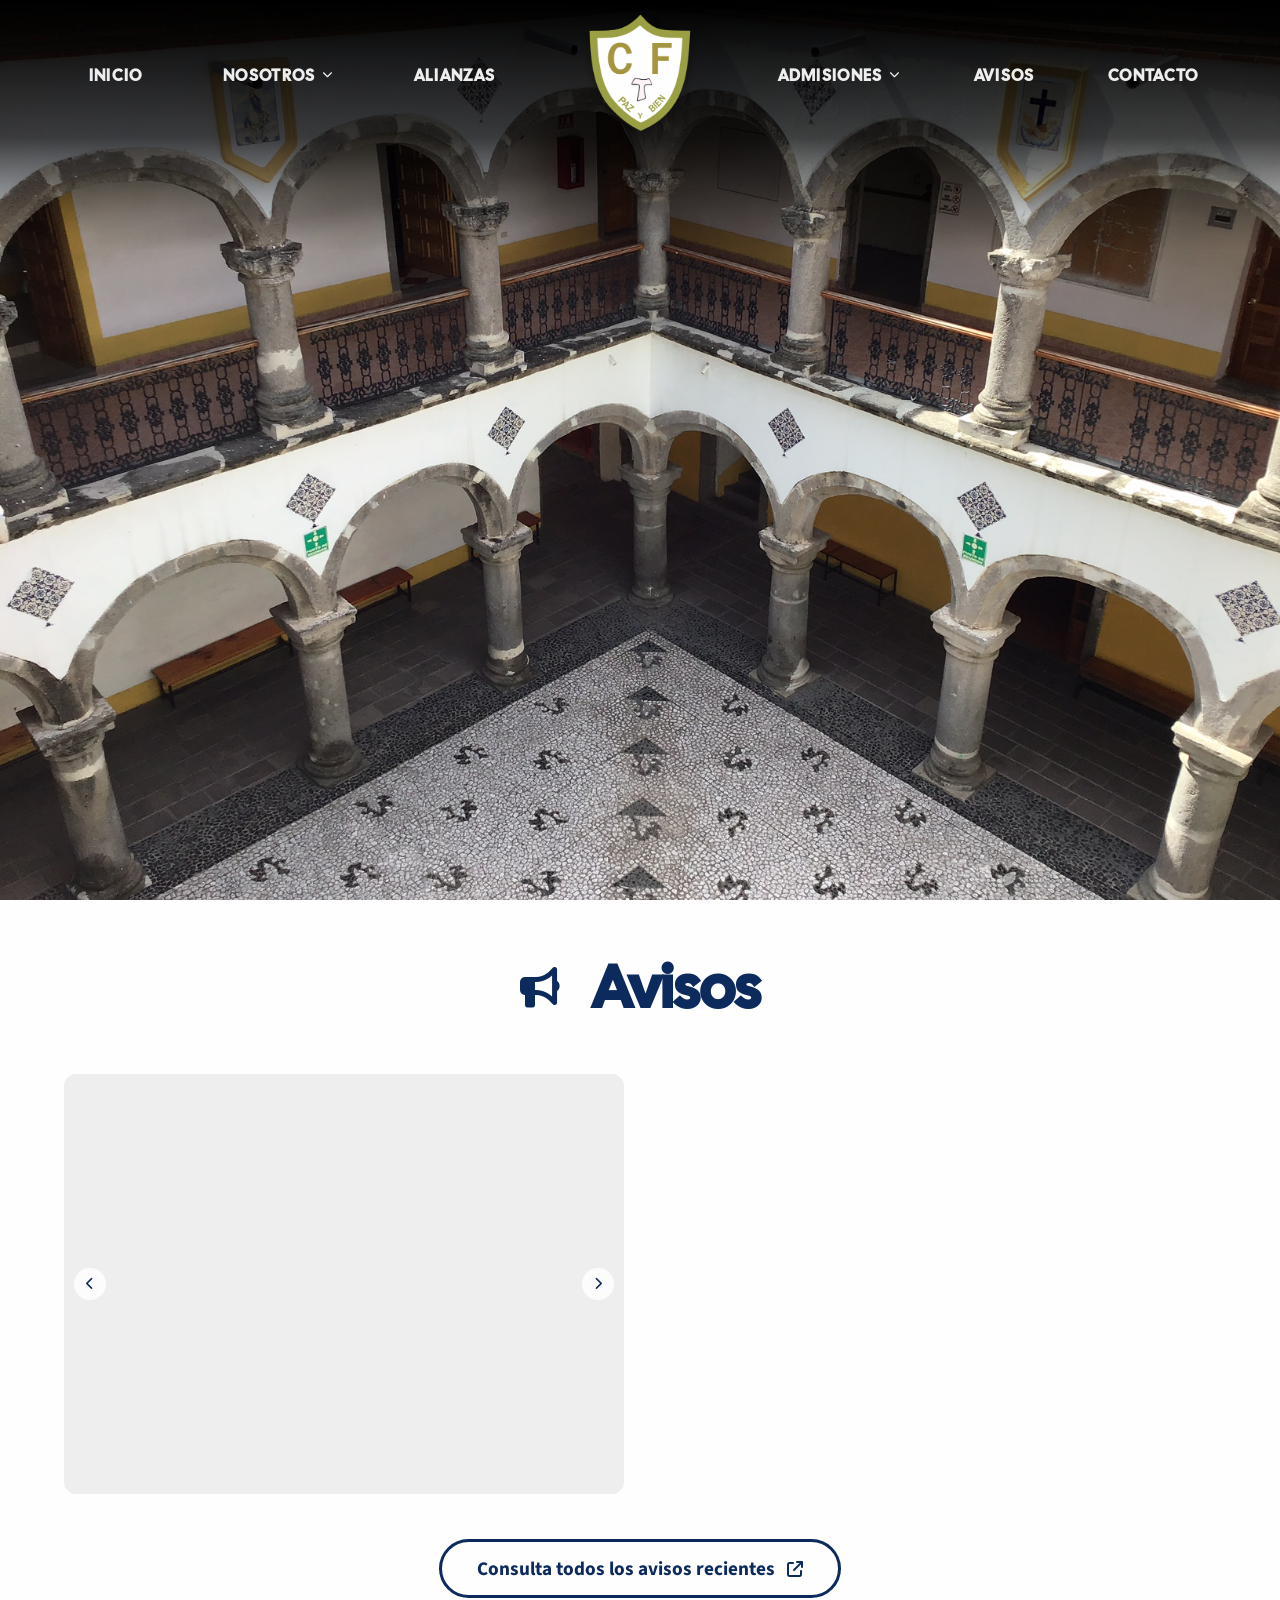
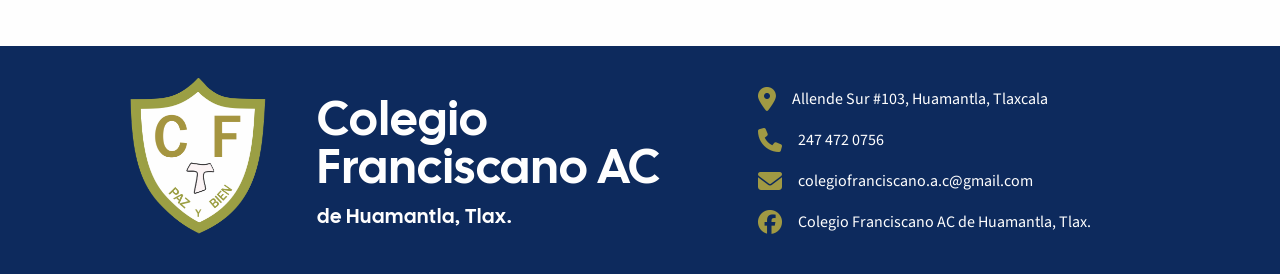
<file: index.html>
<!DOCTYPE html>
<html lang="es">
<head>
  <meta charset="UTF-8">
  <meta name="viewport" content="width=device-width, initial-scale=1.0">
  <title>Colegio Franciscano</title>
  <link rel="icon" type="image/x-icon" href="assets/images/favicon.ico">
  <link rel="stylesheet" href="assets/css/style.css">
  <link rel="stylesheet" href="assets/css/general.css">
  <link rel="stylesheet" href="https://cdnjs.cloudflare.com/ajax/libs/font-awesome/6.5.0/css/all.min.css">
</head>
<body>
  <div id="nav-placeholder"></div>

  <div id="hero">
    <img src="assets/images/IMG_6454.JPG" alt="Colegio Franciscano">
  </div>

  <div id="announcements">
    <div class="title">
      <i class="fa-solid fa-bullhorn"></i>
      <h2>Avisos</h2>
    </div>

    <div class="announcements-body">

      <!-- Carrusel + dots envueltos juntos -->
      <div class="carousel-wrapper">
        <div class="carousel" id="carousel">
          <div class="carousel-track" id="carousel-track">
            
          </div>
          <button class="carousel-btn prev" id="carousel-prev">
            <i class="fa-solid fa-chevron-left"></i>
          </button>
          <button class="carousel-btn next" id="carousel-next">
            <i class="fa-solid fa-chevron-right"></i>
          </button>
        </div>
        <div class="carousel-dots" id="carousel-dots"></div>
      </div>

      <!-- Tarjetas de avisos -->
      <div class="announcement-cards" id="announcement-cards"></div>

    </div>

    <div class="announcements-footer">
      <a href="./avisos.html" class="btn-all-announcements">
        Consulta todos los avisos recientes
        <i class="fa-solid fa-arrow-up-right-from-square"></i>
      </a>
    </div>
  </div>

  <div id="footer-placeholder"></div>
</body>
<script src="assets/js/main.js"></script>
<script type="module" src="assets/js/index.js"></script>
</html>
</file>
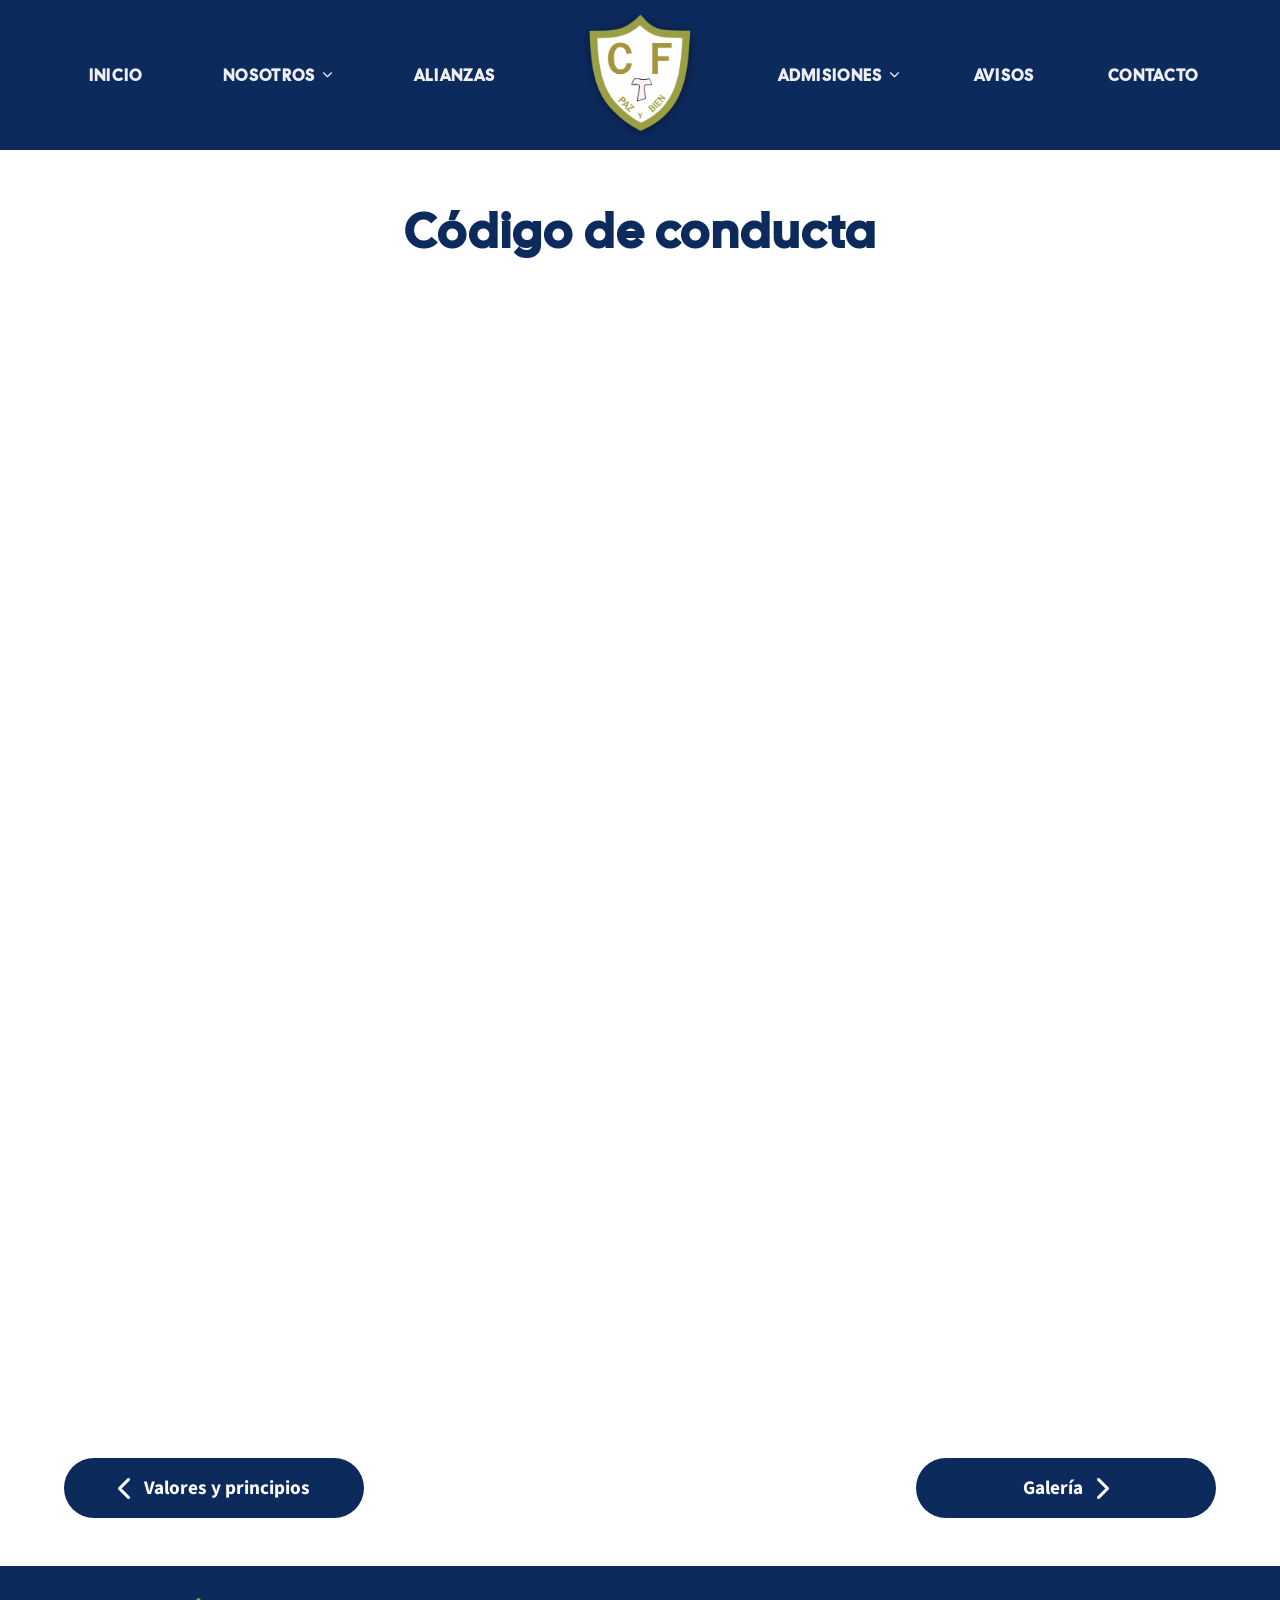
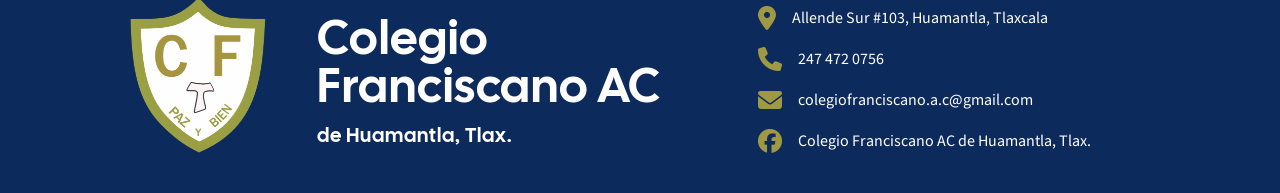
<file: codigo-de-conducta.html>
<!DOCTYPE html>
<html lang="es">
<head>
  <meta charset="UTF-8">
  <meta name="viewport" content="width=device-width, initial-scale=1.0">
  <title>Colegio Franciscano</title>
  <link rel="icon" type="image/x-icon" href="assets/images/favicon.ico">
  <link rel="stylesheet" href="assets/css/code-of-conduct.css">
  <link rel="stylesheet" href="assets/css/general.css">
  <link rel="stylesheet" href="https://cdnjs.cloudflare.com/ajax/libs/font-awesome/6.5.0/css/all.min.css">
</head>
<body>
  
  <div id="nav-placeholder"></div>

  <div id="header">
    <div class="title">
        <h1>Código de conducta</h1>
    </div>
  </div>

  <div id="code-of-conduct">
    <div class="content">
        <iframe src="assets/documents/example1.pdf" frameborder="0"></iframe>
    </div>
  </div>

  <div id="nav-buttons">
    <a href="./valores-y-principios.html">
      <i class="fa-solid fa-chevron-left"></i>
      <span href="#">Valores y principios</span>
    </a>

    <a href="./galeria.html">
      <span>Galería</span>
      <i class="fa-solid fa-chevron-right"></i>
    </a>
  </div>
  
  <div id="footer-placeholder"></div>

</body>

<script src="assets/js/main.js"></script>

</html>
</file>
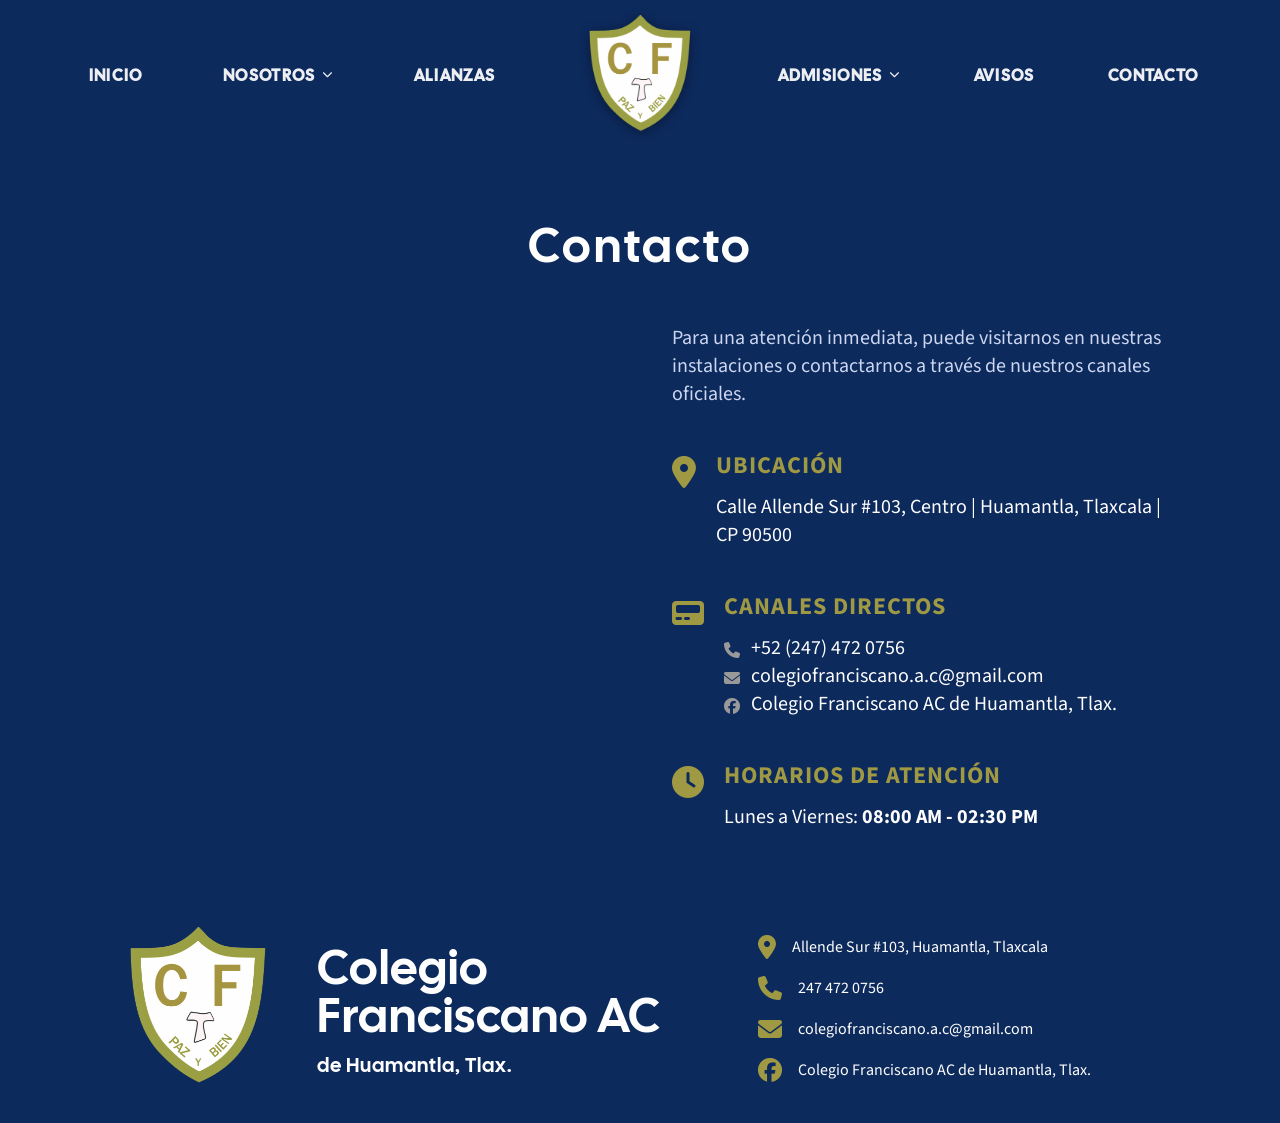
<file: contacto.html>
<!DOCTYPE html>
<html lang="es">
<head>
  <meta charset="UTF-8">
  <meta name="viewport" content="width=device-width, initial-scale=1.0">
  <title>Colegio Franciscano</title>
  <link rel="icon" type="image/x-icon" href="assets/images/favicon.ico">
  <link rel="stylesheet" href="assets/css/contact.css">
  <link rel="stylesheet" href="assets/css/general.css">
  <link rel="stylesheet" href="https://cdnjs.cloudflare.com/ajax/libs/font-awesome/6.5.0/css/all.min.css">
</head>
<body>
  <div id="nav-placeholder"></div>

  <div id="contact">
    <div class="title">Contacto</div>


    <div class="content">
        <iframe src="https://www.google.com/maps/embed?pb=!1m18!1m12!1m3!1d9759.153722567806!2d-97.92875379313473!3d19.315187436780366!2m3!1f0!2f0!3f0!3m2!1i1024!2i768!4f13.1!3m3!1m2!1s0x85cffc8601d61a2d%3A0x4eb6c16fcbf43d05!2sColegio%20Franciscano!5e0!3m2!1ses-419!2sus!4v1781239050843!5m2!1ses-419!2sus" allowfullscreen="" loading="lazy" referrerpolicy="no-referrer-when-downgrade"></iframe>
        <div class="content-data">
            <span id="content-subtitle">Para una atención inmediata, puede visitarnos en nuestras instalaciones o contactarnos a través de nuestros canales oficiales.</span>
            <div id="location" class="data">
                <i class="fa-solid fa-location-dot"></i>
                <div class="data-text">
                    <span class="data-title">
                        UBICACIÓN
                    </span>
                    <span class="data-content">
                        Calle Allende Sur #103, Centro | 
                        Huamantla, Tlaxcala | CP 90500
                    </span>
                </div>
            </div>
            <div id="contact-media" class="data">
                <i class="fa-solid fa-pager"></i>
                <div class="data-text">
                    <span class="data-title">
                        CANALES DIRECTOS
                    </span>
                    <span class="data-content">
                        <div class="channel">
                            <i class="fa-solid fa-phone"></i>
                            <span>+52 (247) 472 0756</span>
                        </div>
                        <div class="channel">
                            <i class="fa-solid fa-envelope"></i>
                            <span>colegiofranciscano.a.c@gmail.com</span>
                        </div>
                        <div class="channel">
                            <i class="fa-brands fa-facebook"></i>
                            <span>Colegio Franciscano AC de Huamantla, Tlax.</span>
                        </div>
                    </span>
                </div>
            </div>
            <div id="schedules" class="data">
                <i class="fa-solid fa-clock"></i>
                <div class="data-text">
                    <span class="data-title">
                        HORARIOS DE ATENCIÓN
                    </span>
                    <span class="data-content">
                        Lunes a Viernes: 
                        <b>08:00 AM - 02:30 PM</b>
                    </span>
                </div>
            </div>
        </div>
    </div>
    </div>
  
  <div id="message">

  </div>

  <div id="footer-placeholder"></div>

  <script src="assets/js/main.js"></script>
</body>
</html>
</file>
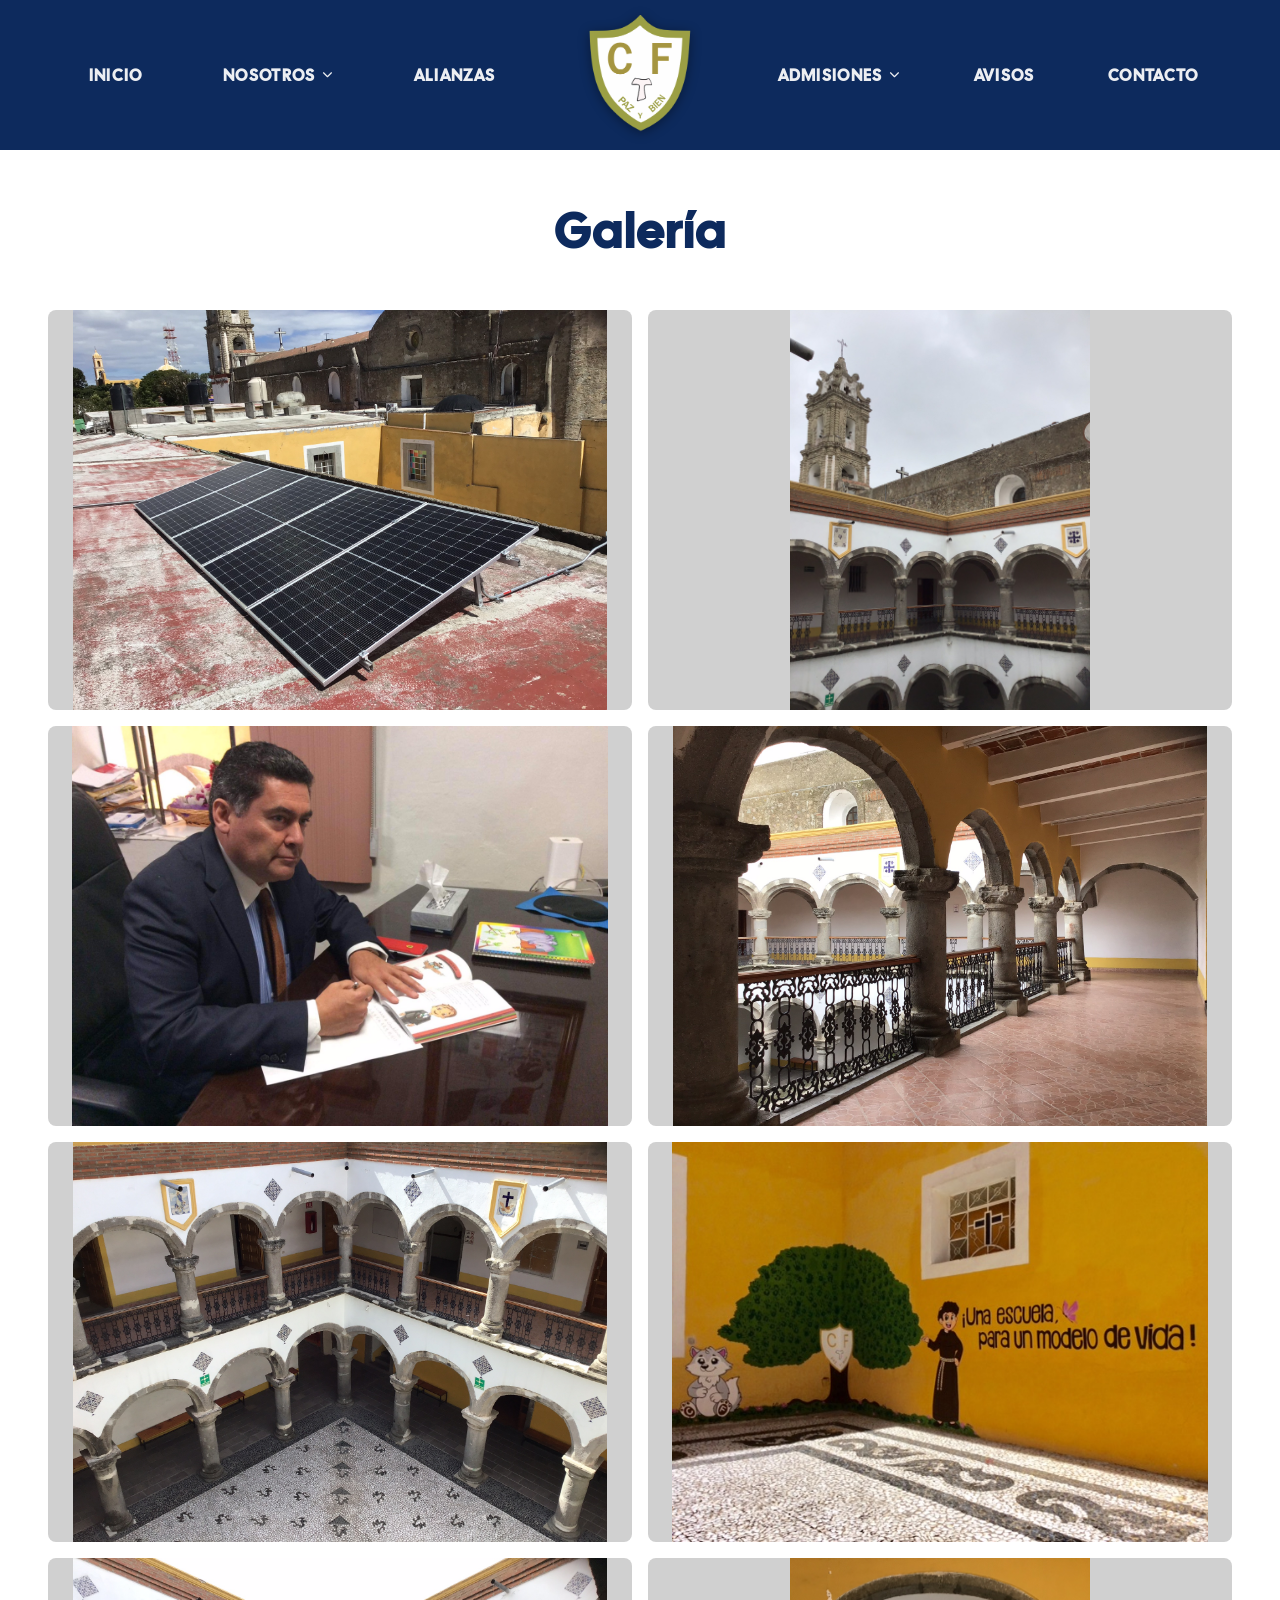
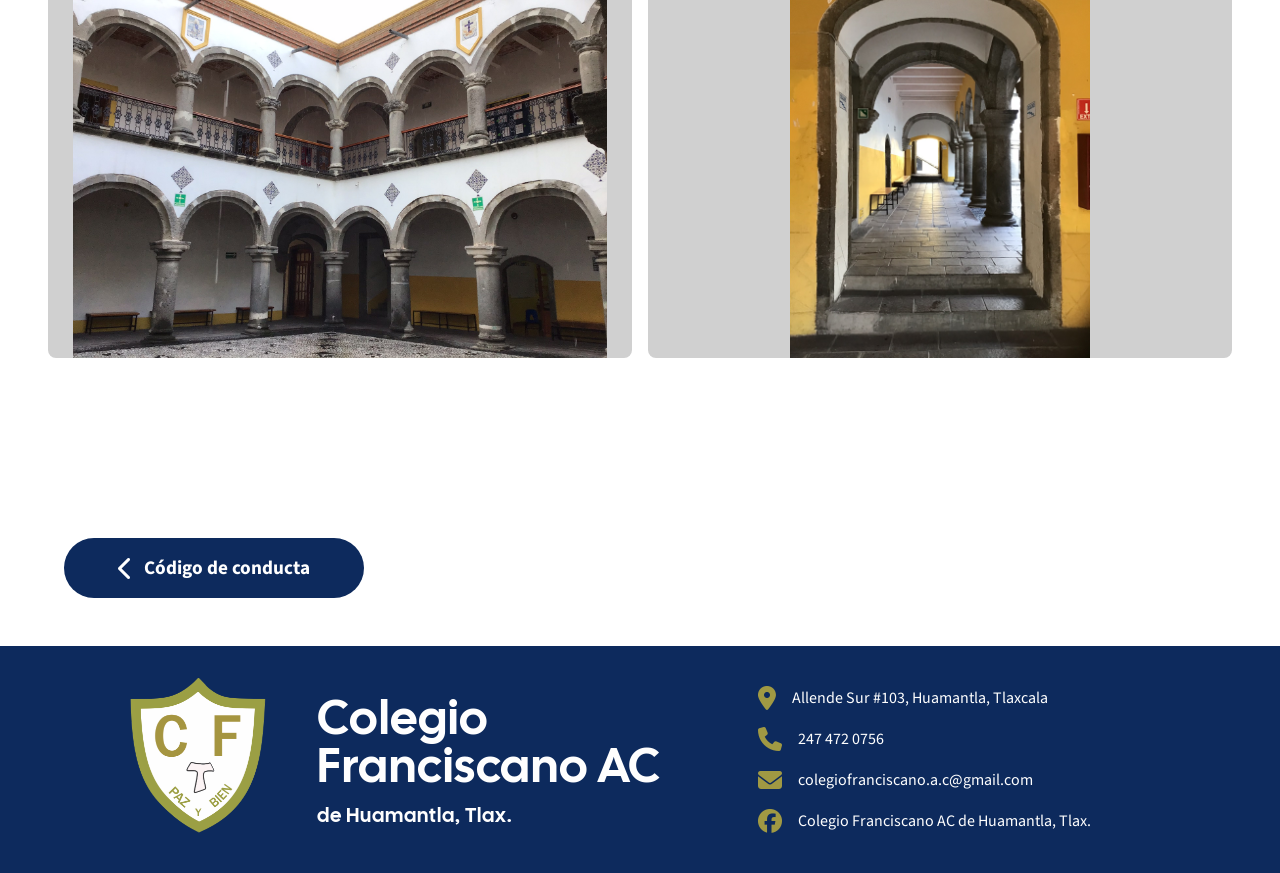
<file: galeria.html>
<!DOCTYPE html>
<html lang="es">
<head>
  <meta charset="UTF-8">
  <meta name="viewport" content="width=device-width, initial-scale=1.0">
  <title>Colegio Franciscano</title>
  <link rel="icon" type="image/x-icon" href="assets/images/favicon.ico">
  <link rel="stylesheet" href="assets/css/gallery.css">
  <link rel="stylesheet" href="assets/css/general.css">
  <link rel="stylesheet" href="https://cdnjs.cloudflare.com/ajax/libs/font-awesome/6.5.0/css/all.min.css">
</head>
<body>

  <div id="nav-placeholder"></div>

  <div id="gallery">
    <div class="title">
        <h1>Galería</h1>
    </div>

    <div class="content" id="photos">
        <div class="photo-item">
            <img src="assets/images/IMG_1686.jpg" alt="">
            <div class="photo-description">
                <span>
                    Lorem ipsum dolor, sit amet consectetur adipisicing elit. Voluptatibus minima dolorum exercitationem corrupti temporibus necessitatibus, optio consequatur. Esse officia ea eos vitae dolorem quo obcaecati nihil nemo illo, temporibus nulla!
                </span>
            </div>
        </div>
        <div class="photo-item">
            <img src="assets/images/IMG_3828.jpg" alt="">
            <div class="photo-description">
                Lorem ipsum, dolor sit amet consectetur adipisicing elit. Quidem, repudiandae in placeat recusandae omnis corporis. Molestiae ducimus quos nesciunt minus suscipit qui voluptates, distinctio nam dignissimos reiciendis voluptate iusto et.
            </div>
        </div>
        <div class="photo-item">
            <img src="assets/images/IMG_3915.JPG" alt="">
            <div class="photo-description">
                Lorem, ipsum dolor sit amet consectetur adipisicing elit. Modi, placeat! Nesciunt accusantium quaerat quia, necessitatibus vero eos, quis explicabo dolore nihil odio qui tempore itaque velit quibusdam temporibus maiores laborum.
            </div>
        </div>
        <div class="photo-item">
            <img src="assets/images/IMG_6302.jpg" alt="">
            <div class="photo-description">
                Lorem ipsum, dolor sit amet consectetur adipisicing elit. Fugit et sequi inventore beatae, iure fugiat ratione! Alias, obcaecati quo pariatur accusamus atque, incidunt eius sed sit adipisci, molestiae at ipsa.
            </div>
        </div>
        <div class="photo-item">
            <img src="assets/images/IMG_6454.JPG" alt="">
            <div class="photo-description">
                Lorem ipsum dolor sit amet consectetur adipisicing elit. Distinctio culpa voluptatum veniam porro magni, tenetur totam provident delectus debitis, a doloribus pariatur ut aliquid explicabo illum numquam sunt sequi aspernatur.
            </div>
        </div>
        <div class="photo-item">
            <img src="assets/images/IMG_8914.jpg" alt="">
            <div class="photo-description">
                Lorem ipsum dolor sit amet consectetur, adipisicing elit. Ea temporibus quo minima. Incidunt eligendi dolorum nihil iste, enim eos mollitia architecto magnam dolor sequi doloribus voluptate, repellendus magni ducimus consectetur?
            </div>
        </div>
        <div class="photo-item">
            <img src="assets/images/IMG_9060.jpg" alt="">
            <div class="photo-description">
                Lorem ipsum dolor sit amet consectetur adipisicing elit. Aspernatur delectus, molestiae ex reprehenderit sed modi, magnam, quasi totam laborum et veritatis amet reiciendis nulla deserunt adipisci inventore! Provident, explicabo nesciunt!
            </div>
        </div>
        <div class="photo-item">
            <img src="assets/images/IMG_9063.jpg" alt="">
            <div class="photo-description">
                Lorem ipsum dolor sit amet consectetur adipisicing elit. Ea maxime animi quibusdam expedita! Accusantium delectus dignissimos rerum cum quasi minima aspernatur quas alias, fugit, suscipit error modi quia illum assumenda.
            </div>
        </div>
    </div>

  </div>

  <div id="nav-buttons">
    <a href="./codigo-de-conducta.html">
      <i class="fa-solid fa-chevron-left"></i>
      <span href="#">Código de conducta</span>
    </a>


    <a href="" style="display: none;">
      <span></span>
      <i class="fa-solid fa-chevron-right"></i>
    </a>
  </div>
  
  <div id="footer-placeholder"></div>

</body>

<script src="assets/js/main.js"></script>

</html>
</file>
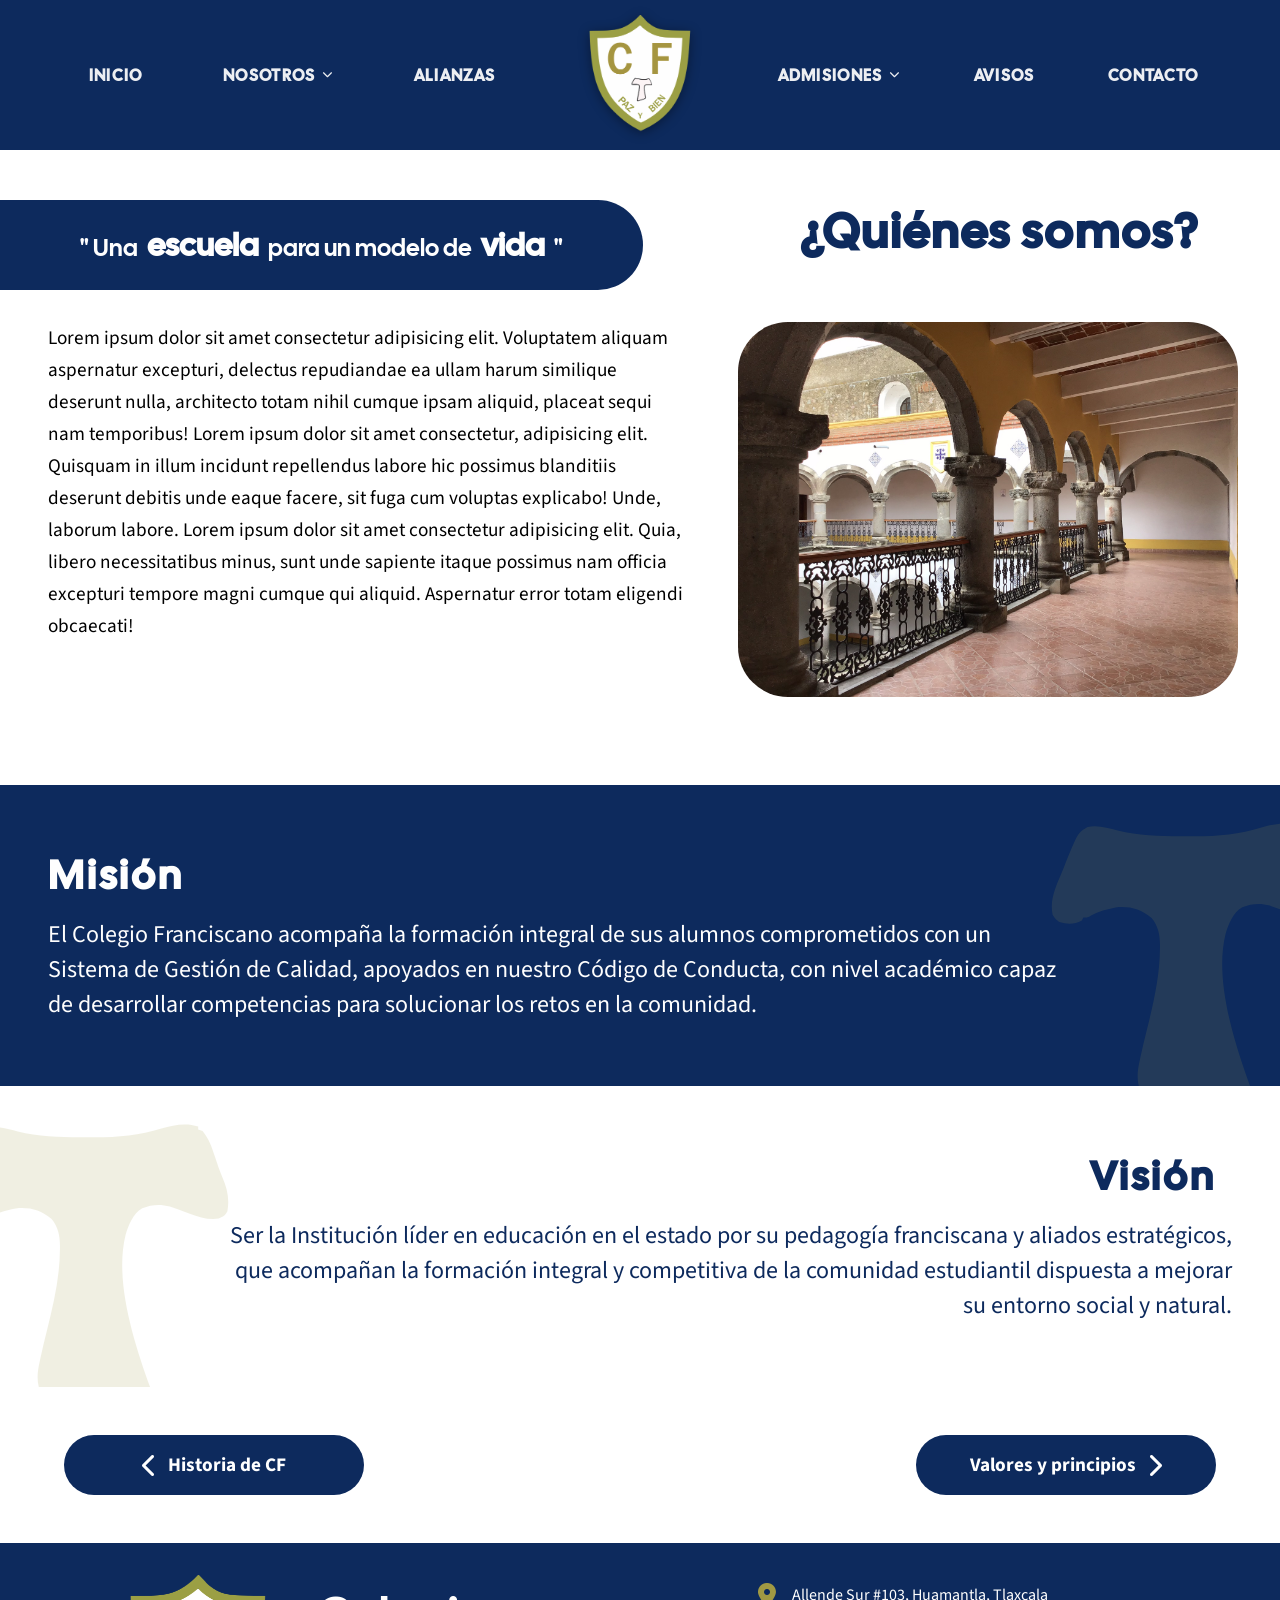
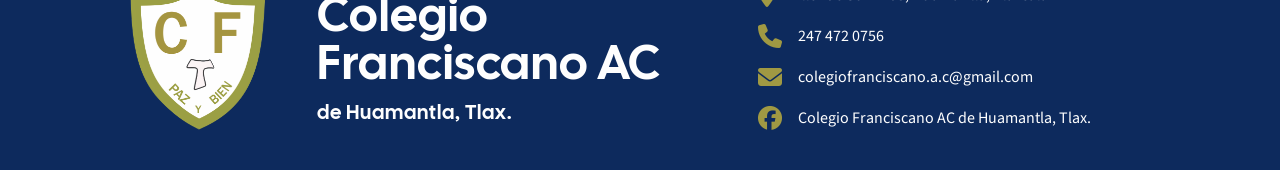
<file: mision-y-vision.html>
<!DOCTYPE html>
<html lang="es">
<head>
  <meta charset="UTF-8">
  <meta name="viewport" content="width=device-width, initial-scale=1.0">
  <title>Colegio Franciscano</title>
  <link rel="icon" type="image/x-icon" href="assets/images/favicon.ico">
  <link rel="stylesheet" href="assets/css/mission_vission.css">
  <link rel="stylesheet" href="assets/css/general.css">
  <link rel="stylesheet" href="https://cdnjs.cloudflare.com/ajax/libs/font-awesome/6.5.0/css/all.min.css">
</head>
<body>

  <div id="nav-placeholder"></div>

  <div id="about">

    <div class="header">
      <div id="motto">
        <span>
            " Una <b>escuela</b> para un modelo de <b>vida</b> "
        </span>
      </div>
      <div class="title">
        <h1> ¿Quiénes somos? </h1>
      </div>
    </div>

    <div class="content">
        <div class="text">
            Lorem ipsum dolor sit amet consectetur adipisicing elit. Voluptatem aliquam aspernatur excepturi, delectus repudiandae ea ullam harum similique deserunt nulla, architecto totam nihil cumque ipsam aliquid, placeat sequi nam temporibus!
            Lorem ipsum dolor sit amet consectetur, adipisicing elit. Quisquam in illum incidunt repellendus labore hic possimus blanditiis deserunt debitis unde eaque facere, sit fuga cum voluptas explicabo! Unde, laborum labore.
            Lorem ipsum dolor sit amet consectetur adipisicing elit. Quia, libero necessitatibus minus, sunt unde sapiente itaque possimus nam officia excepturi tempore magni cumque qui aliquid. Aspernatur error totam eligendi obcaecati!
        </div>

        <div class="photo">
            <img src="assets/images/IMG_6302.jpg" alt="Foto Colegio Franciscano">
        </div>
    </div>

  </div>

  <div id="mission">
    <div class="title">
        <h1>Misión</h1>
    </div>
    <div class="text">
        El Colegio Franciscano acompaña la formación integral de sus alumnos comprometidos con un Sistema de Gestión de Calidad, apoyados en nuestro Código de Conducta, con nivel académico capaz de desarrollar competencias para solucionar los retos en la comunidad.
    </div>

    <svg version="1.1" xmlns="http://www.w3.org/2000/svg"  viewBox="0 0 260 251">
        <path id="tau" d="M0 0 C0 0.66 0 1.32 0 2 C0.99 2.33 1.98 2.66 3 3 C7.309 8.139 9.455 14.402 11.5 20.688 C12.093 22.466 12.688 24.243 13.285 26.02 C13.429 26.447 13.429 26.447 14.157 28.612 C14.888 30.683 15.68 32.688 16.559 34.699 C19.911 42.42 21.517 49.578 20 58 C18.347 61.17 17.449 61.427 14 63 C6.957 64.006 0.868 61.993 -5.688 59.625 C-6.598 59.308 -7.509 58.991 -8.447 58.664 C-12.086 57.396 -15.716 56.103 -19.34 54.793 C-25.614 52.923 -32.252 53.36 -38.254 55.969 C-44.758 59.81 -47.503 67.307 -49.691 74.168 C-57.731 106.833 -42.826 151.074 -31.586 181.891 C-25.669 198.335 -25.669 198.335 -28.898 206.184 C-30.586 208.966 -31.949 209.831 -35 211 C-42.341 210.435 -48.814 206.925 -55.312 203.75 C-65.311 199.008 -75.221 195.482 -85.882 192.583 C-102.735 187.941 -102.735 187.941 -107.812 181.812 C-110.689 174.999 -110.083 168.302 -108.5 161.25 C-108.323 160.409 -108.146 159.567 -107.963 158.7 C-106.576 152.255 -104.996 145.858 -103.414 139.458 C-98.924 121.246 -94.718 103.341 -94.562 84.5 C-94.552 83.562 -94.542 82.625 -94.531 81.659 C-94.623 74.628 -95.673 68.844 -100.25 63.25 C-108.025 56.889 -115.068 55.108 -125 56 C-130.804 57.252 -136.604 58.562 -141.727 61.637 C-144 63 -144 63 -147 63 C-147.33 63.66 -147.66 64.32 -148 65 C-152.84 67.562 -157.508 67.68 -162.75 66.25 C-165.388 64.785 -166.413 63.557 -168 61 C-170.144 50.792 -165.654 41.557 -161.812 32.375 C-161.227 30.925 -160.643 29.475 -160.061 28.023 C-150.655 4.767 -150.655 4.767 -144 1 C-137.197 -0.495 -130.069 1.69 -123.476 3.4 C-109.056 6.982 -94.148 7.351 -79.369 7.316 C-76.634 7.313 -73.899 7.336 -71.164 7.361 C-55.508 7.418 -40.076 5.964 -25.062 1.312 C-16.849 -1.038 -8.334 -2.778 0 0 Z " fill="currentColor" transform="translate(204,25)"/>
    </svg>
     
  </div>

  <div id="vision">
    <div class="title">
        <h1>Visión</h1>
    </div>

    <svg version="1.1" xmlns="http://www.w3.org/2000/svg"  viewBox="0 0 260 251">
        <path id="tau" d="M0 0 C0 0.66 0 1.32 0 2 C0.99 2.33 1.98 2.66 3 3 C7.309 8.139 9.455 14.402 11.5 20.688 C12.093 22.466 12.688 24.243 13.285 26.02 C13.429 26.447 13.429 26.447 14.157 28.612 C14.888 30.683 15.68 32.688 16.559 34.699 C19.911 42.42 21.517 49.578 20 58 C18.347 61.17 17.449 61.427 14 63 C6.957 64.006 0.868 61.993 -5.688 59.625 C-6.598 59.308 -7.509 58.991 -8.447 58.664 C-12.086 57.396 -15.716 56.103 -19.34 54.793 C-25.614 52.923 -32.252 53.36 -38.254 55.969 C-44.758 59.81 -47.503 67.307 -49.691 74.168 C-57.731 106.833 -42.826 151.074 -31.586 181.891 C-25.669 198.335 -25.669 198.335 -28.898 206.184 C-30.586 208.966 -31.949 209.831 -35 211 C-42.341 210.435 -48.814 206.925 -55.312 203.75 C-65.311 199.008 -75.221 195.482 -85.882 192.583 C-102.735 187.941 -102.735 187.941 -107.812 181.812 C-110.689 174.999 -110.083 168.302 -108.5 161.25 C-108.323 160.409 -108.146 159.567 -107.963 158.7 C-106.576 152.255 -104.996 145.858 -103.414 139.458 C-98.924 121.246 -94.718 103.341 -94.562 84.5 C-94.552 83.562 -94.542 82.625 -94.531 81.659 C-94.623 74.628 -95.673 68.844 -100.25 63.25 C-108.025 56.889 -115.068 55.108 -125 56 C-130.804 57.252 -136.604 58.562 -141.727 61.637 C-144 63 -144 63 -147 63 C-147.33 63.66 -147.66 64.32 -148 65 C-152.84 67.562 -157.508 67.68 -162.75 66.25 C-165.388 64.785 -166.413 63.557 -168 61 C-170.144 50.792 -165.654 41.557 -161.812 32.375 C-161.227 30.925 -160.643 29.475 -160.061 28.023 C-150.655 4.767 -150.655 4.767 -144 1 C-137.197 -0.495 -130.069 1.69 -123.476 3.4 C-109.056 6.982 -94.148 7.351 -79.369 7.316 C-76.634 7.313 -73.899 7.336 -71.164 7.361 C-55.508 7.418 -40.076 5.964 -25.062 1.312 C-16.849 -1.038 -8.334 -2.778 0 0 Z " fill="currentColor" transform="translate(204,25)"/>
    </svg>

    <div class="text">
        Ser la Institución líder en educación en el estado por su pedagogía franciscana y aliados estratégicos, que acompañan la formación integral y competitiva de la comunidad estudiantil dispuesta a mejorar su entorno social y natural.
    </div>
    
  </div>

  <div id="nav-buttons">
    <a href="#">
      <i class="fa-solid fa-chevron-left"></i>
      <span href="#">Historia de CF</span>
    </a>

    <a href="./valores-y-principios.html">
      <span>Valores y principios</span>
      <i class="fa-solid fa-chevron-right"></i>
    </a>
  </div>

  <div id="footer-placeholder"></div>


</body>

<script src="assets/js/main.js"></script>

</html>
</file>
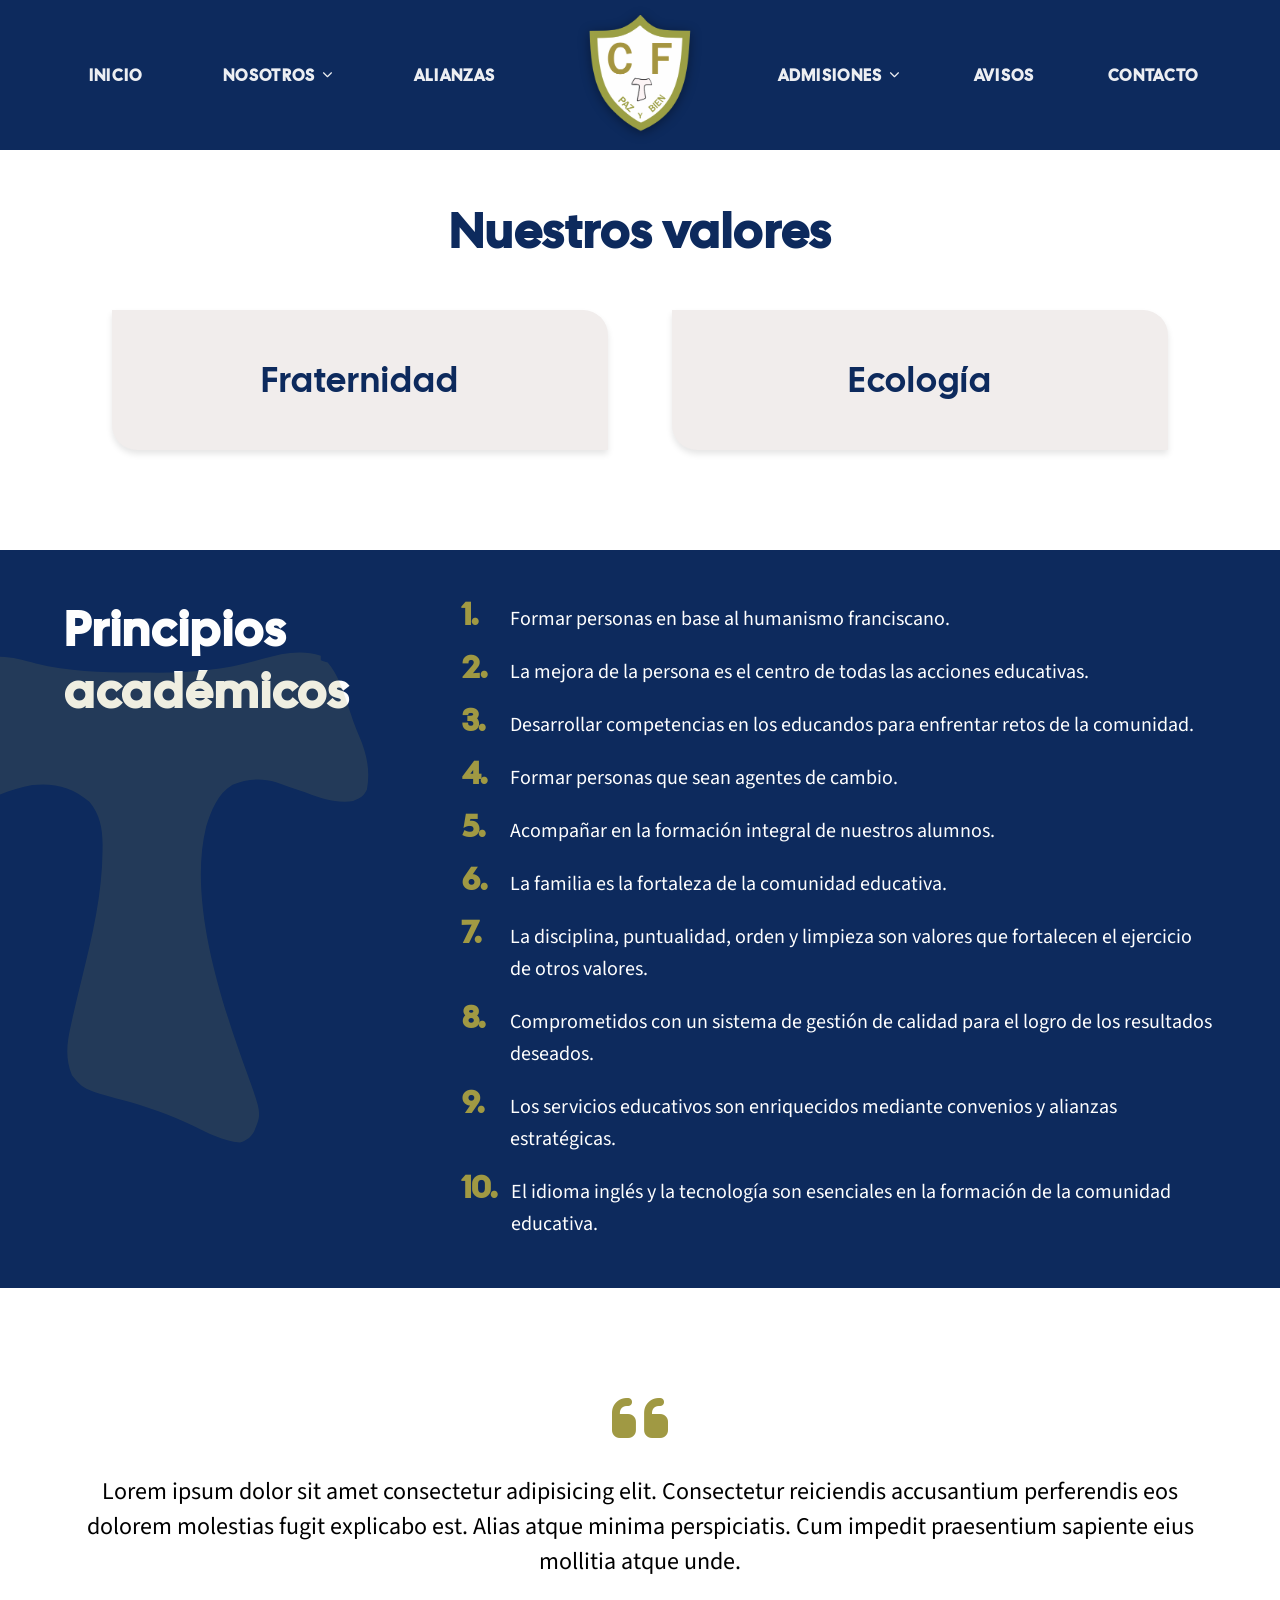
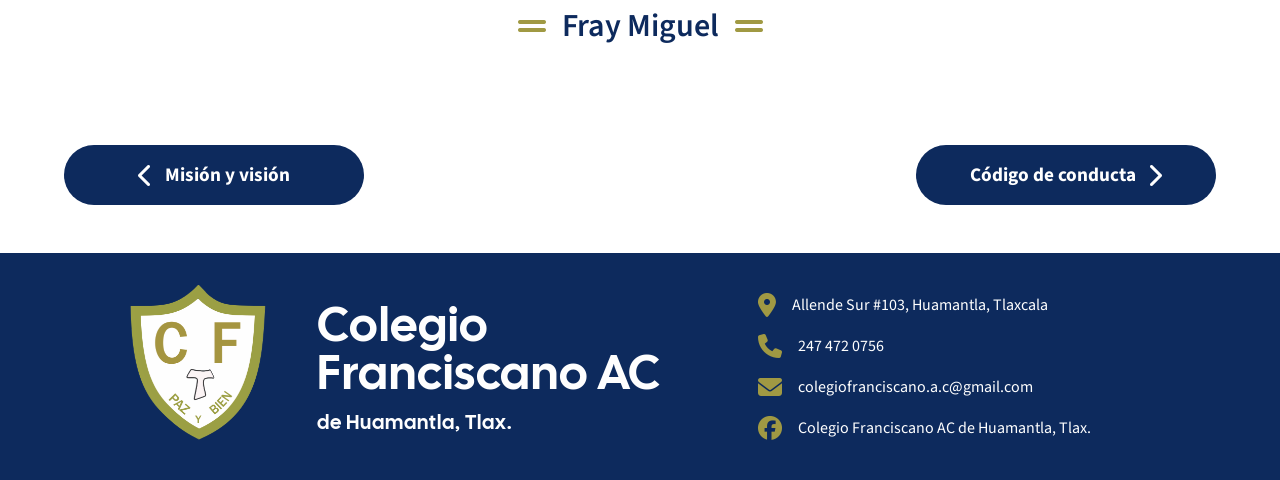
<file: valores-y-principios.html>
<!DOCTYPE html>
<html lang="es">
<head>
  <meta charset="UTF-8">
  <meta name="viewport" content="width=device-width, initial-scale=1.0">
  <title>Colegio Franciscano</title>
  <link rel="icon" type="image/x-icon" href="assets/images/favicon.ico">
  <link rel="stylesheet" href="assets/css/values_principles.css">
  <link rel="stylesheet" href="assets/css/general.css">
  <link rel="stylesheet" href="https://cdnjs.cloudflare.com/ajax/libs/font-awesome/6.5.0/css/all.min.css">
</head>
<body>

  <div id="nav-placeholder"></div>

  <div id="values">
    <div class="title">
        <h1>Nuestros valores</h1>
    </div>
    <div id="values-container" class="content">
        <div class="values-card">
        <i class="fa-solid fa-handshake values-icon"></i>
        <span class="values-label">Fraternidad</span>
        </div>
        <div class="values-card">
        <i class="fa-solid fa-leaf values-icon"></i>
        <span class="values-label">Ecología</span>
        </div>
    </div>
  </div>

  <div id="academic-principles">
    <div class="title">
        <h1>Principios académicos</h1>
            <svg version="1.1" xmlns="http://www.w3.org/2000/svg"  viewBox="0 0 260 251">
                <path id="tau" d="M0 0 C0 0.66 0 1.32 0 2 C0.99 2.33 1.98 2.66 3 3 C7.309 8.139 9.455 14.402 11.5 20.688 C12.093 22.466 12.688 24.243 13.285 26.02 C13.429 26.447 13.429 26.447 14.157 28.612 C14.888 30.683 15.68 32.688 16.559 34.699 C19.911 42.42 21.517 49.578 20 58 C18.347 61.17 17.449 61.427 14 63 C6.957 64.006 0.868 61.993 -5.688 59.625 C-6.598 59.308 -7.509 58.991 -8.447 58.664 C-12.086 57.396 -15.716 56.103 -19.34 54.793 C-25.614 52.923 -32.252 53.36 -38.254 55.969 C-44.758 59.81 -47.503 67.307 -49.691 74.168 C-57.731 106.833 -42.826 151.074 -31.586 181.891 C-25.669 198.335 -25.669 198.335 -28.898 206.184 C-30.586 208.966 -31.949 209.831 -35 211 C-42.341 210.435 -48.814 206.925 -55.312 203.75 C-65.311 199.008 -75.221 195.482 -85.882 192.583 C-102.735 187.941 -102.735 187.941 -107.812 181.812 C-110.689 174.999 -110.083 168.302 -108.5 161.25 C-108.323 160.409 -108.146 159.567 -107.963 158.7 C-106.576 152.255 -104.996 145.858 -103.414 139.458 C-98.924 121.246 -94.718 103.341 -94.562 84.5 C-94.552 83.562 -94.542 82.625 -94.531 81.659 C-94.623 74.628 -95.673 68.844 -100.25 63.25 C-108.025 56.889 -115.068 55.108 -125 56 C-130.804 57.252 -136.604 58.562 -141.727 61.637 C-144 63 -144 63 -147 63 C-147.33 63.66 -147.66 64.32 -148 65 C-152.84 67.562 -157.508 67.68 -162.75 66.25 C-165.388 64.785 -166.413 63.557 -168 61 C-170.144 50.792 -165.654 41.557 -161.812 32.375 C-161.227 30.925 -160.643 29.475 -160.061 28.023 C-150.655 4.767 -150.655 4.767 -144 1 C-137.197 -0.495 -130.069 1.69 -123.476 3.4 C-109.056 6.982 -94.148 7.351 -79.369 7.316 C-76.634 7.313 -73.899 7.336 -71.164 7.361 C-55.508 7.418 -40.076 5.964 -25.062 1.312 C-16.849 -1.038 -8.334 -2.778 0 0 Z " fill="currentColor" transform="translate(204,25)"/>
            </svg>
    </div>
    <ol id="Principles">
        <li>Formar personas en base al humanismo franciscano.</li>
        <li>La mejora de la persona es el centro de todas las acciones educativas.</li>
        <li>Desarrollar competencias en los educandos para enfrentar retos de la
            comunidad.</li>
        <li>Formar personas que sean agentes de cambio.</li>
        <li>Acompañar en la formación integral de nuestros alumnos.</li>
        <li>La familia es la fortaleza de la comunidad educativa.</li>
        <li>La disciplina, puntualidad, orden y limpieza son valores que fortalecen el
            ejercicio de otros valores.</li>
        <li>Comprometidos con un sistema de gestión de calidad para el logro de los
            resultados deseados.</li>
        <li>Los servicios educativos son enriquecidos mediante convenios y alianzas
            estratégicas.</li>
        <li>El idioma inglés y la tecnología son esenciales en la formación de la
            comunidad educativa.</li>
    </ol>
  </div>

  <div id="quote">
    <i class="fa-solid fa-quote-left"></i>
    <span>
        Lorem ipsum dolor sit amet consectetur adipisicing elit. Consectetur reiciendis accusantium perferendis eos dolorem molestias fugit explicabo est. Alias atque minima perspiciatis. Cum impedit praesentium sapiente eius mollitia atque unde.
    </span>
    <div id="author">
        <i class="fa-solid fa-grip-lines"></i>
        <span>Fray Miguel</span>
        <i class="fa-solid fa-grip-lines"></i>
    </div>
  </div>

  <div id="nav-buttons">
    <a href="./mision-y-vision.html">
      <i class="fa-solid fa-chevron-left"></i>
      <span href="#">Misión y visión</span>
    </a>

    <a href="./codigo-de-conducta.html">
      <span>Código de conducta</span>
      <i class="fa-solid fa-chevron-right"></i>
    </a>
  </div>
  
  <div id="footer-placeholder"></div>

</body>

<script src="assets/js/main.js"></script>

</html>
</file>
<file: assets/css/style.css>
@import url('https://fonts.googleapis.com/css2?family=Cal+Sans&family=Source+Sans+3:ital,wght@0,200..900;1,200..900&family=Source+Serif+4:ital,opsz,wght@0,8..60,200..900;1,8..60,200..900&display=swap');

/* ─── NAV ───────────────────────────────────────────── */
nav {
  background: transparent !important;
}

nav::before {
  background: linear-gradient(
    to bottom,
    rgba(0, 0, 0, 1) 0%,
    rgba(0, 0, 0, 0.75) 55%,
    rgba(0, 0, 0, 0.50) 70%,
    rgba(0, 0, 0, 0.25) 85%,
    transparent 100%
  ) !important;
  transition: opacity 0.4s ease;
}

nav.scrolled {
  background: #0D2A5D !important;
}

/* ─── NAV DROPDOWN ───────────────────────────────────── */
.nav-dropdown {
  position: relative;
  display: flex;
  align-items: center;
}

.nav-dropdown-toggle {
  display: flex;
  align-items: center;
  gap: 0.4rem;
  cursor: pointer;
}

.nav-dropdown-icon {
  font-size: 0.65rem;
  transition: transform 0.3s ease;
}

.nav-dropdown:hover .nav-dropdown-icon {
  transform: rotate(180deg);
}

.nav-dropdown-menu {
  position: absolute;
  top: calc(100% + 15px);
  left: 50%;
  background: #0D2A5D;
  border-radius: 0 0 10px 10px;
  padding: 0.5rem 0;
  min-width: 190px;
  display: flex;
  flex-direction: column;
  align-items: center;
  opacity: 0;
  pointer-events: none;
  transform: translateX(-50%) translateY(-6px);
  transition: opacity 0.25s ease, transform 0.25s ease;
  box-shadow: 0 8px 20px rgba(0, 0, 0, 0.35);
  z-index: 200;
}

.nav-dropdown-menu::before {
  content: '';
  position: absolute;
  top: -18px;
  left: 0;
  right: 0;
  height: 18px;
}

.nav-dropdown:hover .nav-dropdown-menu {
  opacity: 1;
  pointer-events: auto;
  transform: translateX(-50%) translateY(0);
}

.nav-dropdown-menu a {
  padding: 0.65rem 1.4rem;
  font-size: 0.9rem;
  letter-spacing: 0.06em;
  white-space: nowrap;
  opacity: 0.85;
}

.nav-dropdown-menu a::after {
  bottom: 2px;
}

.nav-dropdown-menu a:hover {
  opacity: 1;
  background: rgba(255, 255, 255, 0.07);
}

nav.scrolled .nav-dropdown-menu {
  padding-top: 20px;
}

#cf-logo {
  height: 120px;
  width: auto;
  object-fit: contain;
  filter: drop-shadow(0 2px 6px rgba(0,0,0,0.4));
  transition: transform 0.2s ease-in-out;
}

/* ─── HERO ───────────────────────────────────────────── */
#hero {
  position: relative;
  width: 100%;
  height: 100vh;
  overflow: hidden;
}

#hero img {
  width: 100%;
  height: 100%;
  object-fit: cover;
  object-position: center;
  display: block;
}

/* ─── ANNOUNCEMENTS ───────────────────────────────────── */
#announcements {
  padding: 3rem 4rem;
  background: #fefefe;
}

#announcements .title {
  display: flex;
  flex-direction: row;
  gap: 2rem;
  align-items: center;
  justify-content: center;
  font-size: 2.5rem;
  color: #0D2A5D;
  margin-bottom: 3rem;
}

#announcements .title i {
  font-size: 2.5rem;
}

#announcements .title h2 {
  font-family: "Cal Sans", sans-serif;
  font-weight: 1000;
}

/* Layout: carrusel izquierda + tarjetas derecha */
.announcements-body {
  display: grid;
  grid-template-columns: 1fr 1fr;
  gap: 2rem;
  align-items: start;
}

/* ── Wrapper que agrupa carrusel + dots ── */
.carousel-wrapper {
  display: flex;
  flex-direction: column;
  align-items: center;
  gap: 16px;          /* espacio entre carrusel y dots */
}

/* ── Carrusel ── */
.carousel {
  position: relative;
  border-radius: 12px;
  overflow: hidden;   /* vuelve a hidden para que las imágenes no se salgan */
  background: #eee;
  aspect-ratio: 4/3;
  width: 100%;
}

.carousel-track {
  display: flex;
  height: 100%;
  transition: transform 0.45s ease;
}

.carousel-slide {
  min-width: 100%;
  height: 100%;
}

.carousel-slide img {
  width: 100%;
  height: 100%;
  object-fit: cover;
  display: block;
}

/* Flechas */
.carousel-btn {
  position: absolute;
  top: 50%;
  transform: translateY(-50%);
  background: rgba(255,255,255,0.85);
  border: none;
  border-radius: 50%;
  width: 32px;
  height: 32px;
  display: flex;
  align-items: center;
  justify-content: center;
  cursor: pointer;
  font-size: 0.8rem;
  color: #0D2A5D;
  z-index: 2;
  transition: background 0.2s;
}

.carousel-btn:hover { background: #fff; }
.carousel-btn.prev { left: 10px; }
.carousel-btn.next { right: 10px; }

/* Dots — ahora fuera del carrusel, dentro del wrapper */
.carousel-dots {
  display: flex;
  align-items: center;
  justify-content: center;
  gap: 15px;
}

.carousel-dots span {
  height: 10px;
  width: 25px;
  border-radius: 999px;
  background: #c0c8d8;
  cursor: pointer;
  transition: width 0.3s ease, background 0.3s ease;
}

.carousel-dots span.active {
  width: 25px;
  background: #0D2A5D;
}

/* ── Tarjetas de avisos ── */
.announcement-cards {
  display: flex;
  flex-direction: column;
  gap: 0.85rem;
}

.announcement-card {
  background-color: #0D2A5D;
  border-radius: 25px;
  border: 2px solid #1a3a75;
  padding: 0.9rem 1.1rem;
  transition: box-shadow 0.2s, border-color 0.2s;
  cursor: pointer;
  height: 9rem;
}

.announcement-card:hover {
  border-color: #750014;
  box-shadow: 0 0 12px rgba(117, 0, 20, 0.5);
}

.announcement-card .card-date {
  font-size: 0.8rem;
  color: #A09943;
  font-weight: 1000;
  margin-bottom: 0.35rem;
  text-transform: uppercase;
  letter-spacing: 0.04em;
}

.announcement-card .card-text {
  font-size: 1.2rem;
  color: #fefefe;
  line-height: 1.45;
}

.announcement-card .card-text strong {
  font-weight: 700;
}

.announcement-card .card-link-container {
  display: flex;
  width: 90%;
  align-items: center;
  justify-content: right;
}

.announcement-card .card-link {
  margin-top: 0.4rem;
  font-size: 1rem;
  color: #c8d8f5;
  text-decoration: underline;
  text-underline-offset: 3px;
  align-self: center;
  transition: color 0.2s;
}

.announcement-card .card-link:hover {
  color: #ffffff;
}

/* ── Botón inferior ── */
.announcements-footer {
  margin-top: 1.8rem;
  display: flex;
  justify-content: center;
}

.btn-all-announcements {
  display: inline-flex;
  align-items: center;
  gap: 0.7rem;
  padding: 0.8rem 2.2rem;
  border: 3px solid #0D2A5D;
  border-radius: 50px;
  color: #0D2A5D;
  font-family: "Source Sans 3", sans-serif;
  font-size: 1.2rem;
  font-weight: 700;
  text-decoration: none;
  background: transparent;
  cursor: pointer;
  transition: background 0.25s, color 0.25s;
}

.btn-all-announcements:hover {
  background: #0D2A5D;
  color: #ffffff;
}

.btn-all-announcements i {
  font-size: 1rem;
}*

/* ─── ABOUT ───────────────────────────────────────────── */
#about {
  padding: 5rem 4rem;
  background: #ffffff;
}
</file>
<file: assets/css/general.css>
@import url('https://fonts.googleapis.com/css2?family=Cal+Sans&family=Source+Sans+3:ital,wght@0,200..900;1,200..900&family=Source+Serif+4:ital,opsz,wght@0,8..60,200..900;1,8..60,200..900&display=swap');

*, *::before, *::after {
  box-sizing: border-box;
  margin: 0;
  padding: 0;
}

html, body {
  height: 100%;
  font-family: "Source Sans 3", sans-serif;
  scroll-behavior: smooth;
}


/* ─── NAV ───────────────────────────────────────────── */
nav {
  position: fixed;
  top: 0;
  left: 0;
  right: 0;
  z-index: 100;
  align-items: center;
  justify-content: space-between;
  padding: 0 3rem;
  height: 150px;
  background: #0D2A5D;
  transition: 0.4s ease-in-out;
  display: grid;
  grid-template-columns: 1fr auto 1fr;  /* izquierda | logo | derecha */
  align-items: center;
  padding: 0 3rem;
}

.nav-left {
  display: flex;
  align-items: center;
  gap: 2.5rem;
  justify-content: space-evenly;   /* ← se pegan al logo por la derecha */
}

.nav-right {
  display: flex;
  align-items: center;
  gap: 2.5rem;
  justify-content: space-evenly; /* ← se pegan al logo por la izquierda */
}

nav::before {
  content: '';
  position: absolute;
  top: 0;
  left: 0;
  right: 0;
  height: 250px;
  z-index: -1;
  pointer-events: none;
  transition: opacity 0.4s ease;
}

nav.scrolled::before {
  opacity: 0;
}

nav.scrolled {
  background: #0D2A5D;
  box-shadow: 0 2px 12px rgba(0, 0, 0, 0.35);
  height: 85px;
  transition: 0.2s ease;
}

nav.scrolled #cf-logo {
  height: 60px;
  transition: 0.2s ease-in-out;
}


nav a, nav span {
  color: #ffffff;
  text-decoration: none;
  font-size: 1rem;
  letter-spacing: 0.08em;
  text-transform: uppercase;
  font-family: "Cal Sans", sans-serif;
  font-weight: 800;
  opacity: 0.92;
  position: relative;
  transition: opacity 0.2s ease;
}

nav a::after{
  content: '';
  position: absolute;
  bottom: -4px;
  left: 50%;
  width: 0%;
  height: 2px;
  background: #ffffff;
  transform: translateX(-50%);
  transition: width 0.3s ease;
}

nav a:hover, nav span:hover { opacity: 1; }
nav a:hover::after { width: 100%; }


/* ─── NAV DROPDOWN ───────────────────────────────────── */
.nav-dropdown {
  position: relative;
  display: flex;
  align-items: center;
}

.nav-dropdown-toggle {
  display: flex;
  align-items: center;
  gap: 0.4rem;
  cursor: pointer;
}

.nav-dropdown-icon {
  font-size: 0.65rem;
  transition: transform 0.3s ease;
}

.nav-dropdown:hover .nav-dropdown-icon {
  transform: rotate(180deg);
}

.nav-dropdown-menu {
  position: absolute;
  top: calc(100% + 15px);    /* ← espacio visual de vuelta */
  left: 50%;
  background: #0D2A5D;
  border-radius: 0 0 10px 10px;
  padding: 0.5rem 0;
  min-width: 190px;
  display: flex;
  flex-direction: column;
  align-items: center;
  opacity: 0;
  pointer-events: none;
  transform: translateX(-50%) translateY(-6px);
  transition: opacity 0.25s ease, transform 0.25s ease;
  box-shadow: 0 8px 20px rgba(0, 0, 0, 0.35);
  z-index: 200;
}

/* Puente invisible que cubre el hueco */
.nav-dropdown-menu::before {
  content: '';
  position: absolute;
  top: -18px;        /* cubre el gap de 15px + margen de seguridad */
  left: 0;
  right: 0;
  height: 18px;
}

.nav-dropdown:hover .nav-dropdown-menu {
  opacity: 1;
  pointer-events: auto;
  transform: translateX(-50%) translateY(0);
}

.nav-dropdown-menu a {
  padding: 0.65rem 1.4rem;
  font-size: 0.9rem;
  letter-spacing: 0.06em;
  white-space: nowrap;
  opacity: 0.85;
}

.nav-dropdown-menu a::after {
  bottom: 2px;
}

.nav-dropdown-menu a:hover {
  opacity: 1;
  background: rgba(255, 255, 255, 0.07);
}

/* Ajuste cuando el nav está scrolled (más compacto) */
nav.scrolled .nav-dropdown-menu {
  padding-top: 20px;                /* ← mismo ajuste para scrolled */
}

#cf-logo {
  height: 120px;
  width: auto;
  object-fit: contain;
  filter: drop-shadow(0 2px 6px rgba(0,0,0,0.4));
  transition: transform 0.2s ease-in-out;
  margin: 0 3rem;
}

/* ─── FOOTER ───────────────────────────────────────────── */
footer {
  width: 100%;
  background-color: #0D2A5D;
  padding: 2rem 1rem;
  color: #fefefe;
}

.footer-container {
  display: flex;
  flex-direction: row;
  justify-content: center;
  gap: 3rem;
}


.footer-panel#school-name{
  display: flex;
  flex-direction: row;
  gap: 1.5rem;
  font-family: "Source Sans 3", sans-serif;
  letter-spacing: 1px;
  width: 55%;
  padding-left: 5rem;
  line-height: 1;
}

#logo-container img{
  width: 150px;
  margin: 0 20px;
}

#name-container {
  display: flex;
  flex-direction: column;
  align-items: start;
  justify-content: center;
  gap: 1rem;
}

#name-container h1 {
  font-size: 3rem;
  font-family: "Cal Sans", sans-serif;
  font-weight: 100;
}

#name-container h4 {
  font-size: 1.25rem;
  font-family: "Cal Sans", sans-serif;
  font-weight: 100;
}


.footer-panel#school-info{
  display: flex;
  flex-direction: column;
  justify-content: space-around;
  width: 40%;
}

.data-label {
  display: flex;
  gap: 1rem;
  align-items: center;
  height: 1rem;
}

.data-label i {
  color: #A09943;
  font-size: 1.5rem;
}


.data-label#facebook-link a{
  text-decoration: none;
  transition: 0.3s ease-in-out;
  color: #fefefe;
}

.data-label#facebook-link a:hover{
  text-decoration: underline;
  cursor: pointer;
  transform: translateY(-2px);
  transition: 0.3s ease-in-out;
}

.data-label#facebook-link a:visited{
  color: #fefefe;
}


#nav-buttons {
    padding: 3rem 4rem;
    display: flex;
    flex-direction: row;
    justify-content: space-between;
}

#nav-buttons a {
  width: 300px;
  display: inline-flex;
  align-items: center;
  justify-content: center;
  gap: 0.7rem;
  padding: 0.8rem 2.2rem;
  border: 3px solid transparent;
  border-radius: 50px;
  background: #0D2A5D;
  color: #ffffff;
  font-family: "Source Sans 3", sans-serif;
  font-size: 1.2rem;
  font-weight: 700;
  text-decoration: none;
  cursor: pointer;
  transition: 0.25s, color 0.25s;
}
#nav-buttons a:hover {
    background: transparent;
    color: #0D2A5D;
    border: 3px solid #0D2A5D;
}

#nav-buttons a i{
    font-size: 1.5rem;
}
</file>
<file: assets/css/code-of-conduct.css>
@import url('https://fonts.googleapis.com/css2?family=Cal+Sans&family=Source+Sans+3:ital,wght@0,200..900;1,200..900&family=Source+Serif+4:ital,opsz,wght@0,8..60,200..900;1,8..60,200..900&display=swap');/* ─── Reset & Base ─────────────────────────────────── */

*, *::before, *::after {
  box-sizing: border-box;
  margin: 0;
  padding: 0;
}

html, body {
  height: 100%;
  font-family: "Source Sans 3", sans-serif;
  scroll-behavior: smooth;
}

#header {
    position: relative;
    overflow: hidden;
    margin-top: 200px;
}

#header .title{
    display: flex;
    justify-content: center;
    align-items: center;
    color: #0D2A5D;
    font-family: "Cal Sans", sans-serif;
    font-size: 1.5rem;
    letter-spacing: 2px;
    margin-bottom: 3rem;
}


#code-of-conduct {
    display: flex;
    justify-content: center;
    width: 100%;
    position: relative;
    padding: 0 4rem;
    margin-bottom: 100px;
}

#code-of-conduct .content {
    display: flex;
    width: 100%;
    justify-content: center;
}

#code-of-conduct .content iframe {
    width: 75%;
    height: 1000px;
    border: none;
}
</file>
<file: assets/css/contact.css>
@import url('https://fonts.googleapis.com/css2?family=Cal+Sans&family=Source+Sans+3:ital,wght@0,200..900;1,200..900&family=Source+Serif+4:ital,opsz,wght@0,8..60,200..900;1,8..60,200..900&display=swap');

*, *::before, *::after {
  box-sizing: border-box;
  margin: 0;
  padding: 0;
}

html, body {
  height: 100%;
  font-family: "Source Sans 3", sans-serif;
  scroll-behavior: smooth;
}

/* ─── SECCIÓN CONTACTO ─────────────────────────────────── */
#contact {
  margin-top: 150px;
  padding: 4rem 6rem;
  background-color: #0D2A5D;
  color: #fefefe;
  display: flex;
  flex-direction: column;
  align-items: center;
  gap: 3rem;
}

#contact .title {
  font-family: "Cal Sans", sans-serif;
  font-size: 3rem;
  letter-spacing: 3px;
}

/* ─── CONTENIDO: mapa + datos en dos columnas ──────────── */
#contact .content {
  display: grid;
  grid-template-columns: 1fr 1fr;
  gap: 4rem;
  align-items: center;
  width: 100%;
  max-width: 1100px;
}

#contact iframe {
  width: 100%;
  height: 500px;
  border: 0;
  border-radius: 12px;
}

/* ─── COLUMNA DERECHA ──────────────────────────────────── */
.content-data {
  display: flex;
  flex-direction: column;
  gap: 2.5rem;
}

/* intro text arriba de los datos */
#content-subtitle {
  font-size: 1.25rem;
  color: #ccd6f0;
}

/* ─── CADA BLOQUE DE DATO ──────────────────────────────── */
.data {
  display: flex;
  align-items: flex-start;
  gap: 1.25rem;
}

.data i {
  font-size: 2rem;
  color: #A09943;
  margin-top: 0.5rem;
  flex-shrink: 0;
}

.data-text {
  display: flex;
  flex-direction: column;
}

/* usa class en vez de id para evitar duplicados */
.data-text .data-title {
  font-size: 1.5rem;
  font-weight: 700;
  letter-spacing: 1px;
  color: #A09943;
  margin-bottom: 10px;
}

.data-text .data-content {
  font-size: 1.25rem;
  color: #fefefe;
}

.data-text .data-content a {
  color: #fefefe;
  text-decoration: underline;
}

.data-text .data-content b {
  font-weight: 700;
}

.channel{
    display: flex;
    gap: 0.7rem;
}

.channel i{
    font-size: 1rem;
    color: #999;
}
</file>
<file: assets/css/gallery.css>
@import url('https://fonts.googleapis.com/css2?family=Cal+Sans&family=Source+Sans+3:ital,wght@0,200..900;1,200..900&family=Source+Serif+4:ital,opsz,wght@0,8..60,200..900;1,8..60,200..900&display=swap');/* ─── Reset & Base ─────────────────────────────────── */

*, *::before, *::after {
  box-sizing: border-box;
  margin: 0;
  padding: 0;
}

html, body {
  height: 100%;
  font-family: "Source Sans 3", sans-serif;
  scroll-behavior: smooth;
}

#gallery {
    position: relative;
    overflow: hidden;
    margin-top: 200px;
    padding-bottom: 50px;
    margin-bottom: 50px;
}

#gallery .title{
    display: flex;
    justify-content: center;
    color: #0D2A5D;
    font-family: "Cal Sans", sans-serif;
    font-size: 1.5rem;
    letter-spacing: 2px;
    margin-bottom: 3rem;
}

#photos {
  display: grid;
  grid-template-columns: 1fr 1fr;
  gap: 1rem;
  margin: 2rem 3rem;
}

.photo-item {
  position: relative;
  overflow: hidden;
  border-radius: 8px;
  height: 400px;
  background-color: #d0d0d0;
}

.photo-item img {
  width: 100%;
  height: 100%;
  object-fit: contain;
  display: block;
  transition: filter 0.3s ease;   /* ← agrega la transición */
}

.photo-item:hover img {
  filter: brightness(0.5);         /* ← oscurece al hacer hover */
}

.photo-description {
  position: absolute;
  bottom: 0;
  left: 0;
  right: 0;
  background-color: #0D2A5D;
  color: #fefefe;
  font-family: "Source Sans 3", sans-serif;
  font-size: 1rem;
  padding: 1rem 1.5rem;
  transform: translateY(100%);       /* ← empieza oculto abajo */
  transition: transform 0.3s ease-out;
}

.photo-item:hover .photo-description {
  transform: translateY(0);          /* ← sube al hacer hover */
}
</file>
<file: assets/css/mission_vission.css>
@import url('https://fonts.googleapis.com/css2?family=Cal+Sans&family=Source+Sans+3:ital,wght@0,200..900;1,200..900&family=Source+Serif+4:ital,opsz,wght@0,8..60,200..900;1,8..60,200..900&display=swap');/* ─── Reset & Base ─────────────────────────────────── */

*, *::before, *::after {
  box-sizing: border-box;
  margin: 0;
  padding: 0;
}

html, body {
  height: 100%;
  font-family: "Source Sans 3", sans-serif;
  scroll-behavior: smooth;
}

#about {
    position: relative;
    overflow: hidden;
    margin-top: 200px;
    margin-bottom: 50px;
}

#about .header {
    display: flex;
    flex-direction: row;
    justify-content: space-between;
}

#motto {
    display: flex;
    padding: 1.5rem 5rem;
    background-color: #0D2A5D;
    align-items: center;
    border-radius: 0 50px 50px 0;
    font-family: "Cal Sans", sans-serif;
}

#motto span{
    color: #fefefe;
    font-size: 1.5rem;
    font-weight: 400;
}

#motto span b{
    font-size: 2rem;
    margin: 0 5px
}

#about .title {
    color: #0D2A5D;
    font-family: "Cal Sans", sans-serif;
    font-size: 1.5rem;
    letter-spacing: 2px;
    margin-right: 5rem;
}

#about .content {
    display: flex;
    flex-direction: row;
    margin: 2rem 3rem;
    width: 100%;
    gap: 50px;
}

#about .content .text {
    width: 50%;
    font-size: 1.2rem;
    line-height: 2rem;
}

#about .content .photo {
    width: 40%;
}

#about .content .photo img{
    width: 500px;
    border-radius: 50px;
}

#mission {
    padding: 4rem 3rem;
    background-color: #0D2A5D;
    color: #fefefe;
    display: flex;
    flex-direction: column;
    gap: 1rem;
    position: relative;
    overflow: hidden;
}

#mission .title {
    display: flex;
    justify-content: left;
}

#mission .title h1, #vision .title h1{
    font-family: "Cal Sans", sans-serif;
    font-size: 2.5rem;
    letter-spacing: 3px;
}

#mission .text, #vision .text{
    font-size: 1.5rem;
}


#mission .text {
    margin-right: 10rem;
}

#mission svg {
  position: absolute;
  right: -100px;        /* ← se sale por la derecha */
  bottom: -70px;       /* ← se sale por abajo */
  top: unset;          /* ← cancela el centrado vertical anterior */
  transform: none;
  width: 380px;
  opacity: 0.15;
  pointer-events: none;
}

#mission svg path, #vision svg path {
    fill: #A09943;
}



#vision {
    padding: 4rem 3rem;
    display: flex;
    flex-direction: column;
    gap: 1rem;
    color: #0D2A5D;
    position: relative;
    overflow: hidden;
}

#vision .title {
    display: flex;
    justify-content: right;
    margin-right: 1rem;
}

#vision .text {
    text-align: right;
    margin-left: 10rem;
}


#vision svg {
  position: absolute;
  left: -100px;        /* ← se sale por la derecha */
  bottom: -70px;       /* ← se sale por abajo */
  top: unset;          /* ← cancela el centrado vertical anterior */
  transform: none;
  width: 380px;
  opacity: 0.15;
  pointer-events: none;
}
</file>
<file: assets/css/values_principles.css>
@import url('https://fonts.googleapis.com/css2?family=Cal+Sans&family=Source+Sans+3:ital,wght@0,200..900;1,200..900&family=Source+Serif+4:ital,opsz,wght@0,8..60,200..900;1,8..60,200..900&display=swap');/* ─── Reset & Base ─────────────────────────────────── */

*, *::before, *::after {
  box-sizing: border-box;
  margin: 0;
  padding: 0;
}

html, body {
  height: 100%;
  font-family: "Source Sans 3", sans-serif;
  scroll-behavior: smooth;
}

#values {
    position: relative;
    overflow: hidden;
    margin-top: 200px;
    padding-bottom: 50px;
    margin-bottom: 50px;
}

#values .title{
    display: flex;
    justify-content: center;
    color: #0D2A5D;
    font-family: "Cal Sans", sans-serif;
    font-size: 1.5rem;
    letter-spacing: 2px;
    margin-bottom: 3rem;
}

#values-container {
    /* Acomodar los elementos en una matriz 3x3 */
    display: grid;
    grid-template-columns: repeat(2, 1fr);
    gap: 4rem;
    margin: 0 7rem;
}

.values-card {
  display: flex;
  flex-direction: column;
  align-items: center;
  justify-content: center;
  gap: 1rem;
  padding: 2rem;
  background-color: #F1EDEC;
  border-radius: 0 25px 0 25px;
  box-shadow: 0 4px 6px rgba(0, 0, 0, 0.1);
  color: #0d2a5d;
  text-align: center;
  font-size: 2rem;
  font-weight: 500;
  font-family: "Cal Sans", sans-serif;
  letter-spacing: 1px;
  position: relative;
  overflow: hidden;
  cursor: pointer;
  min-height: 140px;
  transition: background-color 0.35s ease, color 0.35s ease, box-shadow 0.35s ease;
}

/* línea roja superior */
.values-card::before {
  content: '';
  position: absolute;
  top: 0;
  left: 0;
  width: 0%;
  height: 3px;
  background-color: #750014;
  transition: width 0.25s ease-out;
}

.values-card:hover {
  background-color: #0D2A5D;
  color: #fefefe;
  box-shadow: 0 8px 24px rgba(13, 42, 93, 0.35);
}

.values-card:hover::before {
  width: 100%;
}

.values-card:hover::after {
  transform: scale(1);
}

.values-icon {
  font-size: 3rem;
  color: #A09943;
  opacity: 0;
  transform: translateY(20px) scale(0.7);
  transition: opacity 0.3s ease 0.05s, transform 0.35s cubic-bezier(0.34, 1.56, 0.64, 1);
  position: absolute;
  top: 30%;
}

.values-card:hover .values-icon {
  opacity: 1;
  transform: translateY(-20px) scale(1);
}

.values-label {
  font-size: 2.2rem;                          /* ← más grande sin hover */
  transition: font-size 0.3s ease, transform 0.3s ease, color 0.3s ease;
}

.values-card:hover .values-label {
  font-size: 1.6rem;                          /* ← se achica en hover */
  transform: translateY(28px);               /* ← baja para dar espacio al ícono */
}


#academic-principles {
    background-color: #0D2A5D;
    color: #fefefe;
    position: relative;
    overflow: hidden;
    padding: 3rem 4rem;
    margin-bottom: 50px;
    display: flex;
    flex-direction: row;
}

#academic-principles .title {
    display: flex;
    justify-content: left;
    font-family: "Cal Sans", sans-serif;
    font-size: 1.5rem;
    letter-spacing: 2px;
    margin-bottom: 3rem;
    width: 40%;
}

#academic-principles ol {
  display: flex;
  flex-direction: column;
  gap: 1rem;
  list-style: none;
  counter-reset: items;
  padding: 0;
}

#academic-principles ol li {
  font-size: 1.25rem;
  line-height: 2rem;
  counter-increment: items;
  display: flex;
  align-items: baseline;
  gap: 1rem;
}

#academic-principles ol li::before {
  content: counter(items) ".";
  color: #A09943;
  font-size: 2rem;
  font-weight: 700;
  font-family: "Cal Sans", sans-serif;
  min-width: 2rem;        /* ← evita que el texto baile con números de distinto ancho */
}   

#academic-principles svg {
  position: absolute;
  left: -150px;        /* ← se sale por la derecha */
  top: unset;          /* ← cancela el centrado vertical anterior */
  transform: none;
  width: 600px;
  opacity: 0.15;
  pointer-events: none;
}

#academic-principles svg path {
    fill: #A09943;
}


#quote {
    position: relative;
    overflow: hidden;
    padding: 3rem 4rem;
    display: flex;
    flex-direction: column;
    align-items: center;
    gap: 1.5rem;
}

#quote i{
    color: #A09943;
    font-size: 4rem;
}

#quote span{
    text-align: center;
    font-size: 1.5rem;
}

#quote #author {
    display: flex;
    align-items: center;
    gap: 1rem;
}

#quote #author i{
    font-size: 2rem;
}

#quote #author span{
    font-size: 2rem;
    font-weight: 600;
    color: #0D2A5D;
}
</file>
